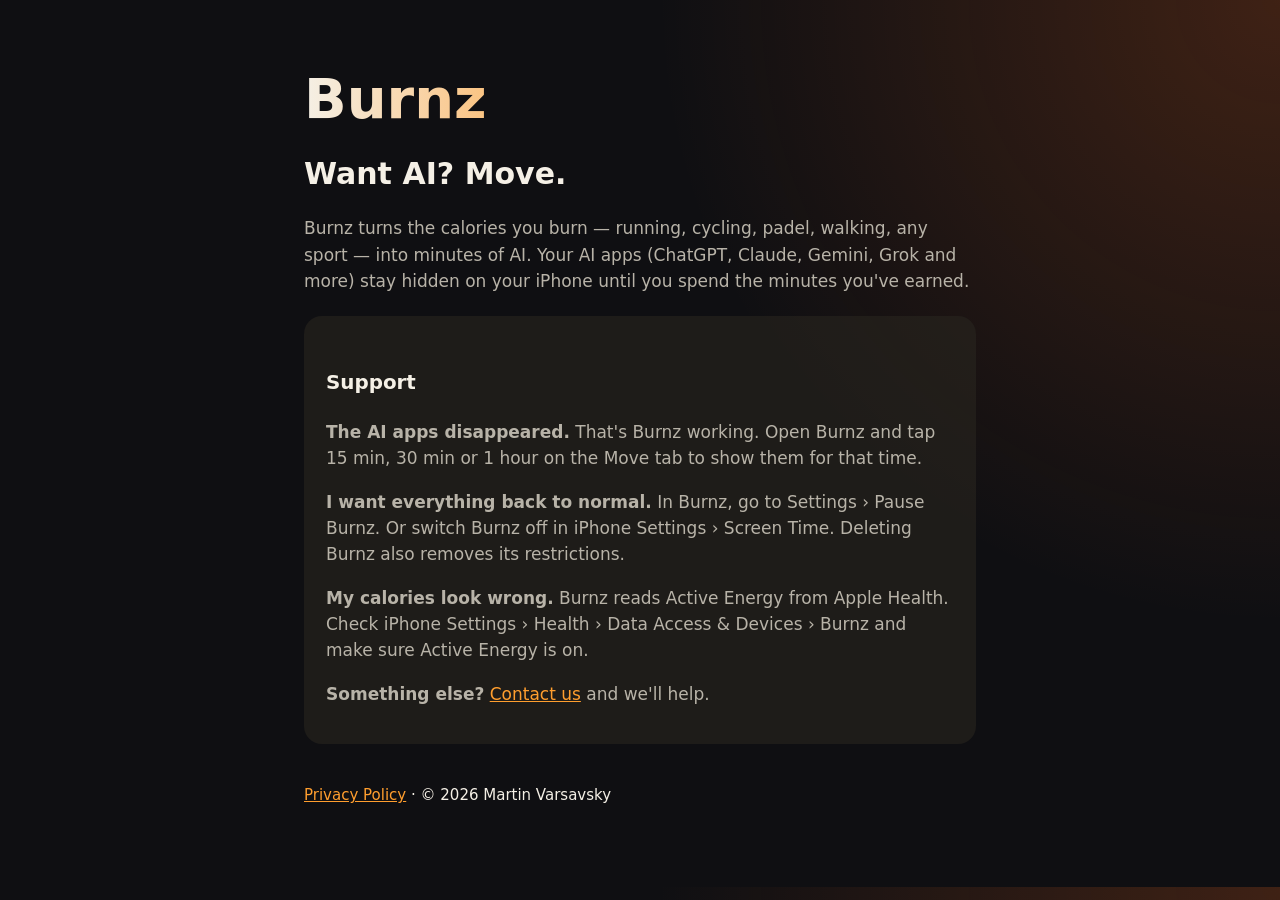
<file: index.html>
<!doctype html><html lang="en"><head><meta charset="utf-8"><meta name="viewport" content="width=device-width,initial-scale=1">
<title>Burnz — Want AI? Move.</title><link rel="stylesheet" href="style.css"></head><body><main>
<h1>Burnz</h1><h2>Want AI? Move.</h2>
<p>Burnz turns the calories you burn — running, cycling, padel, walking, any sport — into minutes of AI. Your AI apps (ChatGPT, Claude, Gemini, Grok and more) stay hidden on your iPhone until you spend the minutes you've earned.</p>
<div class="card"><h3>Support</h3>
<p><strong>The AI apps disappeared.</strong> That's Burnz working. Open Burnz and tap 15 min, 30 min or 1 hour on the Move tab to show them for that time.</p>
<p><strong>I want everything back to normal.</strong> In Burnz, go to Settings › Pause Burnz. Or switch Burnz off in iPhone Settings › Screen Time. Deleting Burnz also removes its restrictions.</p>
<p><strong>My calories look wrong.</strong> Burnz reads Active Energy from Apple Health. Check iPhone Settings › Health › Data Access &amp; Devices › Burnz and make sure Active Energy is on.</p>
<p><strong>Something else?</strong> <a href="https://github.com/martinvars/burnz/issues/new">Contact us</a> and we'll help.</p></div>
<nav><a href="privacy.html">Privacy Policy</a> · © 2026 Martin Varsavsky</nav>
</main></body></html>
</file>
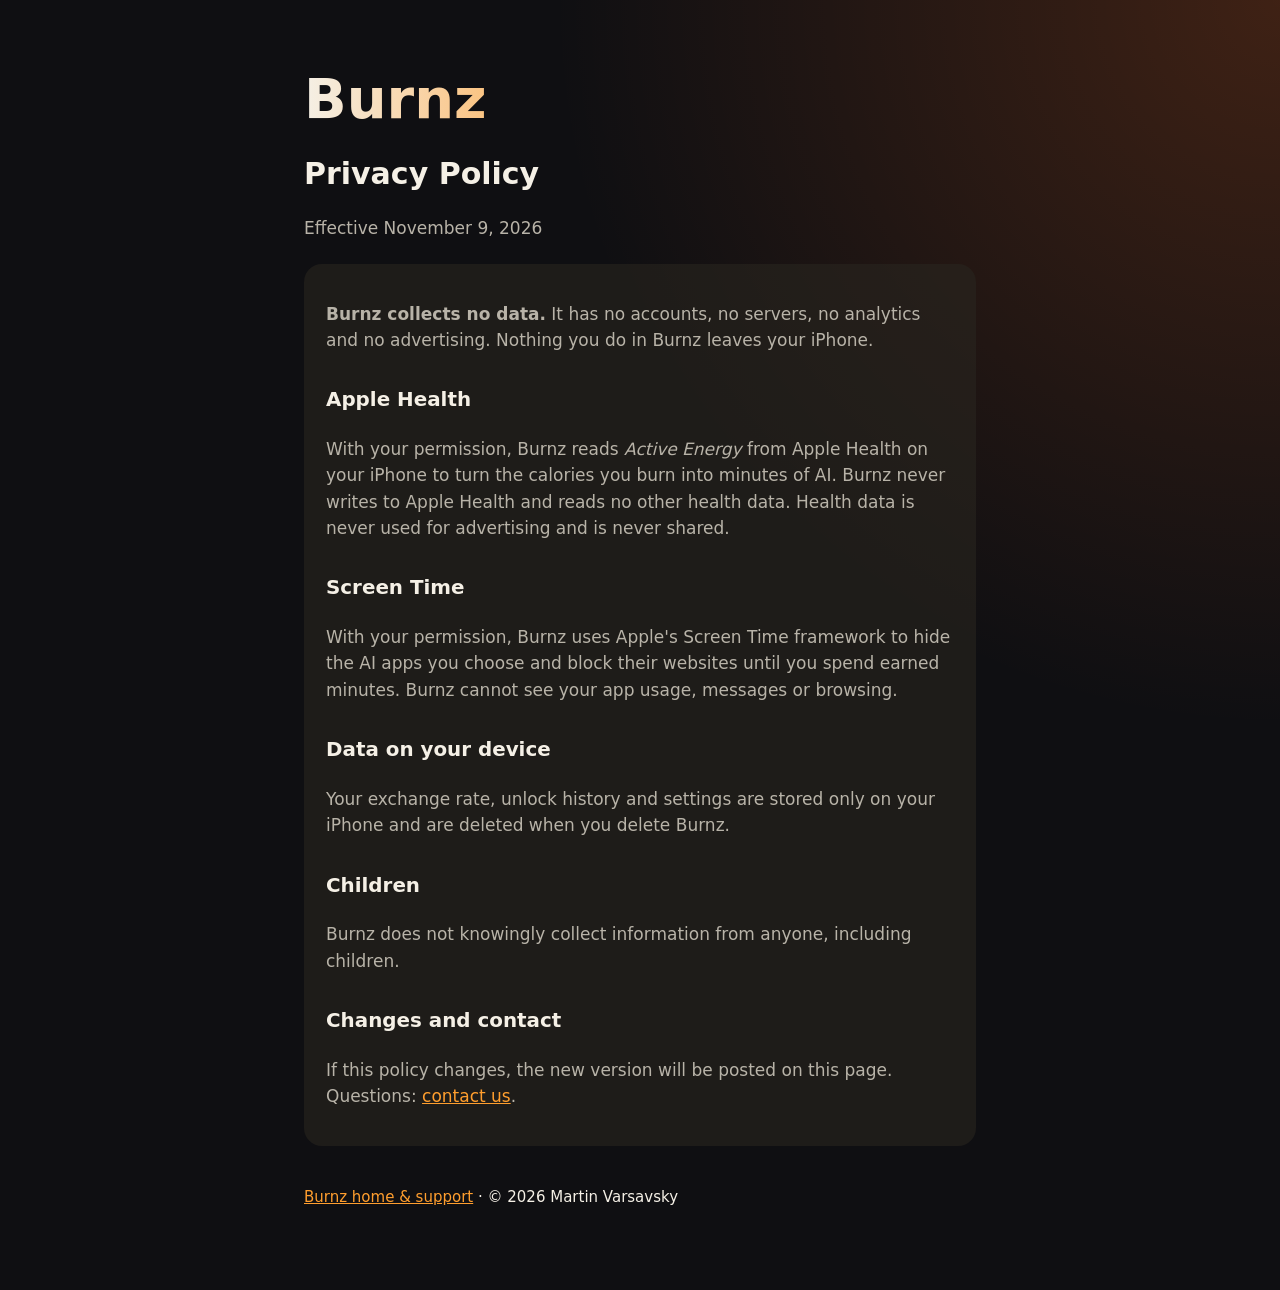
<file: privacy.html>
<!doctype html><html lang="en"><head><meta charset="utf-8"><meta name="viewport" content="width=device-width,initial-scale=1">
<title>Burnz — Privacy Policy</title><link rel="stylesheet" href="style.css"></head><body><main>
<h1>Burnz</h1><h2>Privacy Policy</h2><p>Effective November 9, 2026</p>
<div class="card">
<p><strong>Burnz collects no data.</strong> It has no accounts, no servers, no analytics and no advertising. Nothing you do in Burnz leaves your iPhone.</p>
<h3>Apple Health</h3><p>With your permission, Burnz reads <em>Active Energy</em> from Apple Health on your iPhone to turn the calories you burn into minutes of AI. Burnz never writes to Apple Health and reads no other health data. Health data is never used for advertising and is never shared.</p>
<h3>Screen Time</h3><p>With your permission, Burnz uses Apple's Screen Time framework to hide the AI apps you choose and block their websites until you spend earned minutes. Burnz cannot see your app usage, messages or browsing.</p>
<h3>Data on your device</h3><p>Your exchange rate, unlock history and settings are stored only on your iPhone and are deleted when you delete Burnz.</p>
<h3>Children</h3><p>Burnz does not knowingly collect information from anyone, including children.</p>
<h3>Changes and contact</h3><p>If this policy changes, the new version will be posted on this page. Questions: <a href="https://github.com/martinvars/burnz/issues/new">contact us</a>.</p>
</div><nav><a href="index.html">Burnz home &amp; support</a> · © 2026 Martin Varsavsky</nav>
</main></body></html>
</file>
<file: style.css>
:root{--coal:#0f0f12;--ash:#29261f;--ember:#ff6b1f;--flame:#ff9e2e;--bone:#f5f0e6;--smoke:#b8b3a8}
*{box-sizing:border-box}body{margin:0;background:radial-gradient(circle at top right,#ff6b1f33,transparent 40%),var(--coal);color:var(--bone);font:17px/1.55 -apple-system,BlinkMacSystemFont,"SF Pro Rounded",system-ui,sans-serif}
main{max-width:720px;margin:0 auto;padding:56px 24px 80px}h1{font-size:56px;margin:0;font-weight:900;background:linear-gradient(90deg,var(--bone),var(--flame),var(--ember));-webkit-background-clip:text;color:transparent}
h2{font-size:30px;margin:8px 0 18px}h3{margin-top:32px}p,li{color:var(--smoke)}a{color:var(--flame)}.card{background:#29261f99;border-radius:18px;padding:20px 22px;margin:22px 0}nav{margin-top:40px;font-size:15px}
</file>
